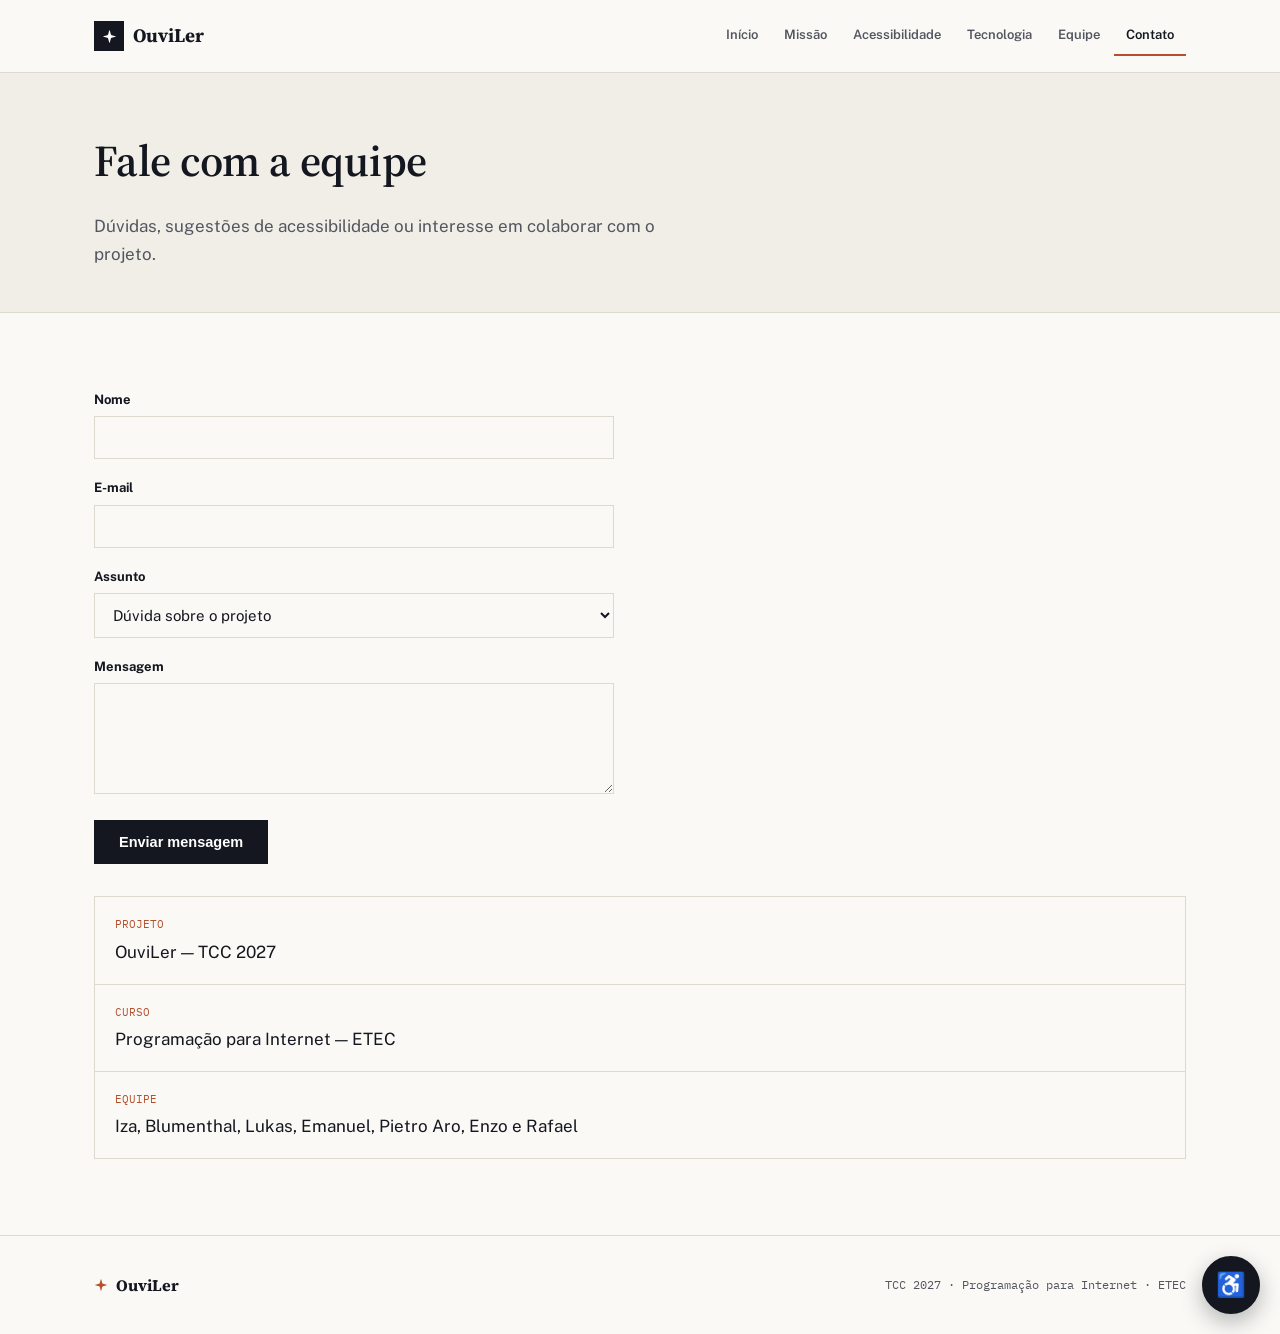
<file: contato.html>
<!DOCTYPE html>
<html lang="pt-BR">
<head>
<meta charset="UTF-8">
<meta name="viewport" content="width=device-width, initial-scale=1.0">
<title>Contato — OuviLer</title>
<meta name="description" content="Canal de contato da equipe do projeto OuviLer.">
<link rel="preconnect" href="https://fonts.googleapis.com">
<link href="https://fonts.googleapis.com/css2?family=Source+Serif+4:opsz,wght@8..60,500;8..60,600;8..60,700&family=Public+Sans:wght@400;500;600;700&family=IBM+Plex+Mono:wght@500&family=Atkinson+Hyperlegible:wght@400;700&display=swap" rel="stylesheet">
<link rel="stylesheet" href="style.css">
</head>
<body>
<svg width="0" height="0" style="position:absolute" aria-hidden="true">
  <defs>
    <symbol id="spark-icon" viewBox="0 0 24 24">
      <path d="M9.937 15.5A2 2 0 0 0 8.5 14.063l-6.135-1.582a.5.5 0 0 1 0-.962L8.5 9.936A2 2 0 0 0 9.937 8.5l1.582-6.135a.5.5 0 0 1 .963 0L14.063 8.5A2 2 0 0 0 15.5 9.937l6.135 1.581a.5.5 0 0 1 0 .964L15.5 14.063a2 2 0 0 0-1.437 1.437l-1.582 6.135a.5.5 0 0 1-.963 0z"/>
    </symbol>
  </defs>
</svg>
<a href="#main" class="skip-link">Pular para o conteúdo</a>
<div class="intro-loader" id="introLoader" aria-hidden="true">
  <span class="intro-mark"><svg class="spark" viewBox="0 0 24 24"><use href="#spark-icon" xlink:href="#spark-icon"></use></svg>OuviLer</span>
</div>
<div class="scroll-progress" id="scrollProgress"></div>
<header class="topbar">
  <div class="wrap bar">
    <a href="index.html" class="brand"><span class="mk"><svg class="spark" viewBox="0 0 24 24"><use href="#spark-icon" xlink:href="#spark-icon"></use></svg></span>OuviLer</a>
    <button class="navtoggle" id="navToggle" aria-label="Abrir menu" aria-expanded="false">
      <svg width="22" height="22" viewBox="0 0 24 24" fill="none">
        <path class="bar bar1" d="M3 7h18" stroke="#14171F" stroke-width="1.8" stroke-linecap="round"/>
        <path class="bar bar2" d="M3 12h18" stroke="#14171F" stroke-width="1.8" stroke-linecap="round"/>
        <path class="bar bar3" d="M3 17h18" stroke="#14171F" stroke-width="1.8" stroke-linecap="round"/>
      </svg>
    </button>
    <nav class="navlinks" id="navLinks">
      <a href="index.html">Início</a>
      <a href="missao.html">Missão</a>
      <a href="acessibilidade.html">Acessibilidade</a>
      <a href="tecnologia.html">Tecnologia</a>
      <a href="equipe.html">Equipe</a>
      <a href="contato.html" aria-current="page">Contato</a>
    </nav>
  </div>
</header>
<div class="cb-banner" id="cbBanner" role="status" aria-live="polite">🎨 <span id="cbBannerText">Modo de cor ativo</span></div>
<div class="epilepsy-banner" id="epilepsyBanner" role="status" aria-live="polite">⚠️ <span id="epilepsyBannerText">Modo epilepsia ativo</span></div>
<main id="main">
  <div class="page-head">
    <div class="wrap">
      <h1>Fale com a equipe</h1>
      <p>Dúvidas, sugestões de acessibilidade ou interesse em colaborar com o projeto.</p>
    </div>
  </div>
  <section data-narrate="Formulário de contato">
    <div class="wrap">
      <form class="form-grid" novalidate>
        <div>
          <label for="nome">Nome</label>
          <input type="text" id="nome" name="nome" autocomplete="name" required>
          <span class="field-msg"></span>
        </div>
        <div>
          <label for="email">E-mail</label>
          <input type="email" id="email" name="email" autocomplete="email" required>
          <span class="field-msg"></span>
        </div>
        <div>
          <label for="assunto">Assunto</label>
          <select id="assunto" name="assunto">
            <option>Dúvida sobre o projeto</option>
            <option>Sugestão de acessibilidade</option>
            <option>Interesse em colaborar</option>
            <option>Outro</option>
          </select>
        </div>
        <div>
          <label for="mensagem">Mensagem</label>
          <textarea id="mensagem" name="mensagem" rows="5" required></textarea>
          <span class="field-msg"></span>
        </div>
        <button type="submit" class="btn btn-primary" style="justify-self:start;">
          <span class="spinner" aria-hidden="true"></span>
          <span class="btn-label">Enviar mensagem</span>
        </button>
      </form>
      <div class="contact-info">
        <div><span class="k">Projeto</span>OuviLer — TCC 2027</div>
        <div><span class="k">Curso</span>Programação para Internet — ETEC</div>
        <div><span class="k">Equipe</span>Iza, Blumenthal, Lukas, Emanuel, Pietro Aro, Enzo e Rafael</div>
      </div>
    </div>
  </section>
</main>
<footer>
  <div class="wrap">
    <span class="fb"><svg class="spark" viewBox="0 0 24 24"><use href="#spark-icon" xlink:href="#spark-icon"></use></svg>OuviLer</span>
    <span class="fm">TCC 2027 · Programação para Internet · ETEC</span>
  </div>
</footer>
<!-- TOASTS -->
<div class="toast-wrap" id="toastWrap" role="status" aria-live="polite"></div>

<!-- VOLTAR AO TOPO -->
<button class="totop" id="toTop" aria-label="Voltar ao topo">↑</button>

<!-- BARRA DE ACESSIBILIDADE -->
<div class="a11y-bar">
  <button class="a11y-fab" id="a11yFab" aria-label="Abrir painel de acessibilidade" aria-expanded="false">♿</button>
  <div class="a11y-panel" id="a11yPanel" role="dialog" aria-label="Painel de acessibilidade">
    <button class="a11y-close" id="a11yClose" aria-label="Fechar painel">✕</button>
    <h2>Acessibilidade</h2>
    <p class="sub">Ajustes reais, aplicados agora nesta página.</p>

    <button class="a11y-listen" id="a11yListen">🔊 Ouvir esta página (IA de leitura)</button>

    <div class="a11y-group">
      <span class="lbl">Tamanho do texto</span>
      <div class="a11y-row">
        <button id="fontDec" aria-label="Diminuir fonte">A−</button>
        <button id="fontReset" aria-label="Fonte padrão">A</button>
        <button id="fontInc" aria-label="Aumentar fonte">A+</button>
      </div>
    </div>

    <div class="a11y-group">
      <span class="lbl">Contraste</span>
      <div class="a11y-row">
        <button data-toggle="high-contrast">Alto contraste</button>
      </div>
    </div>

    <div class="a11y-group">
      <span class="lbl">Epilepsia / fotossensibilidade</span>
      <div class="a11y-row">
        <button id="epilepsyToggle" class="epilepsy-btn">Modo seguro (muda tudo)</button>
      </div>
    </div>

    <div class="a11y-group">
      <span class="lbl">Paletas para os 7 tipos de daltonismo</span>
      <div class="a11y-row" id="cbRow">
        <button data-cb="none" class="active">Padrão</button>
        <button data-cb="cb-protanopia">Protanopia</button>
        <button data-cb="cb-protanomalia">Protanomalia</button>
        <button data-cb="cb-deuteranopia">Deuteranopia</button>
        <button data-cb="cb-deuteranomalia">Deuteranomalia</button>
        <button data-cb="cb-tritanopia">Tritanopia</button>
        <button data-cb="cb-tritanomalia">Tritanomalia</button>
        <button data-cb="cb-acromatopsia">Acromatopsia</button>
      </div>
    </div>

    <div class="a11y-group">
      <span class="lbl">Navegação e foco</span>
      <div class="a11y-row">
        <button data-toggle="link-highlight">Destacar links</button>
        <button data-toggle="big-click">Cliques maiores</button>
      </div>
    </div>

    <div class="a11y-group">
      <span class="lbl">Leitura</span>
      <div class="a11y-row">
        <button data-toggle="dyslexia-mode">Fonte p/ dislexia</button>
        <button data-toggle="reduce-motion">Reduzir movimento</button>
      </div>
    </div>

    <button class="a11y-reset" id="a11yReset">Restaurar tudo</button>
  </div>
</div>

<!-- BARRA DO NARRADOR -->
<div class="narrator-bar" id="narratorBar">
  <div class="nb-progress" id="nbProgress"></div>
  <button id="nbPlayPause" aria-label="Pausar leitura">⏸</button>
  <div class="nb-info">
    <div class="nb-label">Ouvindo esta página</div>
    <div class="nb-text" id="nbText">Início</div>
  </div>
  <button id="nbStop" aria-label="Parar leitura">✕</button>
</div>
<script src="script.js"></script>
</body>
</html>
</file>
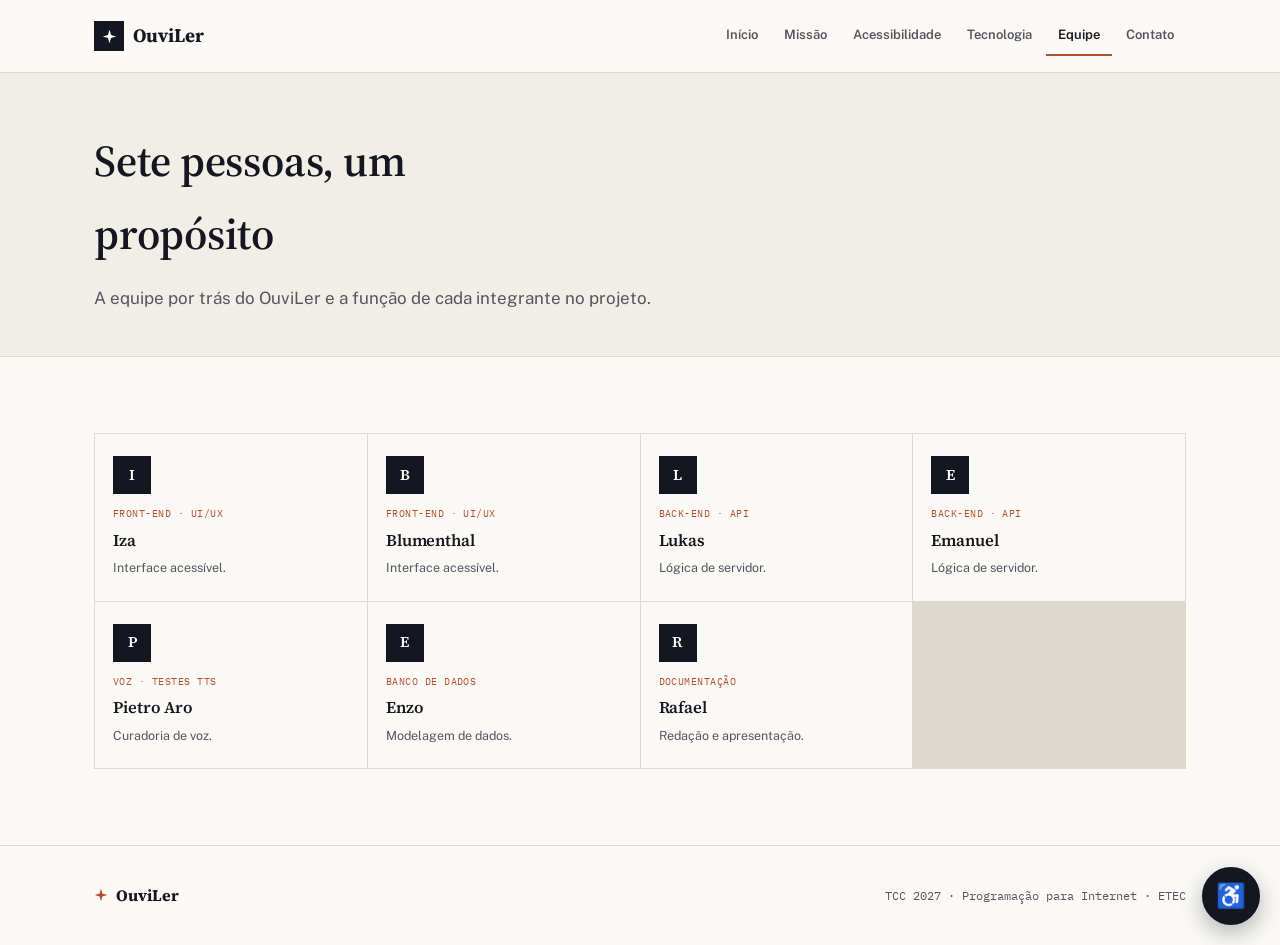
<file: equipe.html>
<!DOCTYPE html>
<html lang="pt-BR">
<head>
<meta charset="UTF-8">
<meta name="viewport" content="width=device-width, initial-scale=1.0">
<title>Equipe — OuviLer</title>
<meta name="description" content="A equipe por trás do projeto OuviLer.">
<link rel="preconnect" href="https://fonts.googleapis.com">
<link href="https://fonts.googleapis.com/css2?family=Source+Serif+4:opsz,wght@8..60,500;8..60,600;8..60,700&family=Public+Sans:wght@400;500;600;700&family=IBM+Plex+Mono:wght@500&family=Atkinson+Hyperlegible:wght@400;700&display=swap" rel="stylesheet">
<link rel="stylesheet" href="style.css">
</head>
<body>
<svg width="0" height="0" style="position:absolute" aria-hidden="true">
  <defs>
    <symbol id="spark-icon" viewBox="0 0 24 24">
      <path d="M9.937 15.5A2 2 0 0 0 8.5 14.063l-6.135-1.582a.5.5 0 0 1 0-.962L8.5 9.936A2 2 0 0 0 9.937 8.5l1.582-6.135a.5.5 0 0 1 .963 0L14.063 8.5A2 2 0 0 0 15.5 9.937l6.135 1.581a.5.5 0 0 1 0 .964L15.5 14.063a2 2 0 0 0-1.437 1.437l-1.582 6.135a.5.5 0 0 1-.963 0z"/>
    </symbol>
  </defs>
</svg>
<a href="#main" class="skip-link">Pular para o conteúdo</a>
<div class="intro-loader" id="introLoader" aria-hidden="true">
  <span class="intro-mark"><svg class="spark" viewBox="0 0 24 24"><use href="#spark-icon" xlink:href="#spark-icon"></use></svg>OuviLer</span>
</div>
<div class="scroll-progress" id="scrollProgress"></div>
<header class="topbar">
  <div class="wrap bar">
    <a href="index.html" class="brand"><span class="mk"><svg class="spark" viewBox="0 0 24 24"><use href="#spark-icon" xlink:href="#spark-icon"></use></svg></span>OuviLer</a>
    <button class="navtoggle" id="navToggle" aria-label="Abrir menu" aria-expanded="false">
      <svg width="22" height="22" viewBox="0 0 24 24" fill="none">
        <path class="bar bar1" d="M3 7h18" stroke="#14171F" stroke-width="1.8" stroke-linecap="round"/>
        <path class="bar bar2" d="M3 12h18" stroke="#14171F" stroke-width="1.8" stroke-linecap="round"/>
        <path class="bar bar3" d="M3 17h18" stroke="#14171F" stroke-width="1.8" stroke-linecap="round"/>
      </svg>
    </button>
    <nav class="navlinks" id="navLinks">
      <a href="index.html">Início</a>
      <a href="missao.html">Missão</a>
      <a href="acessibilidade.html">Acessibilidade</a>
      <a href="tecnologia.html">Tecnologia</a>
      <a href="equipe.html" aria-current="page">Equipe</a>
      <a href="contato.html">Contato</a>
    </nav>
  </div>
</header>
<div class="cb-banner" id="cbBanner" role="status" aria-live="polite">🎨 <span id="cbBannerText">Modo de cor ativo</span></div>
<div class="epilepsy-banner" id="epilepsyBanner" role="status" aria-live="polite">⚠️ <span id="epilepsyBannerText">Modo epilepsia ativo</span></div>
<main id="main">
  <div class="page-head">
    <div class="wrap">
      <h1>Sete pessoas, um propósito</h1>
      <p>A equipe por trás do OuviLer e a função de cada integrante no projeto.</p>
    </div>
  </div>
  <section data-narrate="Equipe e créditos">
    <div class="wrap">
      <div class="team-grid">
        <div class="team-card"><div class="av">I</div><span class="role">Front-end · UI/UX</span><h3>Iza</h3><p>Interface acessível.</p></div>
        <div class="team-card"><div class="av">B</div><span class="role">Front-end · UI/UX</span><h3>Blumenthal</h3><p>Interface acessível.</p></div>
        <div class="team-card"><div class="av">L</div><span class="role">Back-end · API</span><h3>Lukas</h3><p>Lógica de servidor.</p></div>
        <div class="team-card"><div class="av">E</div><span class="role">Back-end · API</span><h3>Emanuel</h3><p>Lógica de servidor.</p></div>
        <div class="team-card"><div class="av">P</div><span class="role">Voz · Testes TTS</span><h3>Pietro Aro</h3><p>Curadoria de voz.</p></div>
        <div class="team-card"><div class="av">E</div><span class="role">Banco de dados</span><h3>Enzo</h3><p>Modelagem de dados.</p></div>
        <div class="team-card"><div class="av">R</div><span class="role">Documentação</span><h3>Rafael</h3><p>Redação e apresentação.</p></div>
      </div>
    </div>
  </section>
</main>
<footer>
  <div class="wrap">
    <span class="fb"><svg class="spark" viewBox="0 0 24 24"><use href="#spark-icon" xlink:href="#spark-icon"></use></svg>OuviLer</span>
    <span class="fm">TCC 2027 · Programação para Internet · ETEC</span>
  </div>
</footer>
<!-- TOASTS -->
<div class="toast-wrap" id="toastWrap" role="status" aria-live="polite"></div>

<!-- VOLTAR AO TOPO -->
<button class="totop" id="toTop" aria-label="Voltar ao topo">↑</button>

<!-- BARRA DE ACESSIBILIDADE -->
<div class="a11y-bar">
  <button class="a11y-fab" id="a11yFab" aria-label="Abrir painel de acessibilidade" aria-expanded="false">♿</button>
  <div class="a11y-panel" id="a11yPanel" role="dialog" aria-label="Painel de acessibilidade">
    <button class="a11y-close" id="a11yClose" aria-label="Fechar painel">✕</button>
    <h2>Acessibilidade</h2>
    <p class="sub">Ajustes reais, aplicados agora nesta página.</p>

    <button class="a11y-listen" id="a11yListen">🔊 Ouvir esta página (IA de leitura)</button>

    <div class="a11y-group">
      <span class="lbl">Tamanho do texto</span>
      <div class="a11y-row">
        <button id="fontDec" aria-label="Diminuir fonte">A−</button>
        <button id="fontReset" aria-label="Fonte padrão">A</button>
        <button id="fontInc" aria-label="Aumentar fonte">A+</button>
      </div>
    </div>

    <div class="a11y-group">
      <span class="lbl">Contraste</span>
      <div class="a11y-row">
        <button data-toggle="high-contrast">Alto contraste</button>
      </div>
    </div>

    <div class="a11y-group">
      <span class="lbl">Epilepsia / fotossensibilidade</span>
      <div class="a11y-row">
        <button id="epilepsyToggle" class="epilepsy-btn">Modo seguro (muda tudo)</button>
      </div>
    </div>

    <div class="a11y-group">
      <span class="lbl">Paletas para os 7 tipos de daltonismo</span>
      <div class="a11y-row" id="cbRow">
        <button data-cb="none" class="active">Padrão</button>
        <button data-cb="cb-protanopia">Protanopia</button>
        <button data-cb="cb-protanomalia">Protanomalia</button>
        <button data-cb="cb-deuteranopia">Deuteranopia</button>
        <button data-cb="cb-deuteranomalia">Deuteranomalia</button>
        <button data-cb="cb-tritanopia">Tritanopia</button>
        <button data-cb="cb-tritanomalia">Tritanomalia</button>
        <button data-cb="cb-acromatopsia">Acromatopsia</button>
      </div>
    </div>

    <div class="a11y-group">
      <span class="lbl">Navegação e foco</span>
      <div class="a11y-row">
        <button data-toggle="link-highlight">Destacar links</button>
        <button data-toggle="big-click">Cliques maiores</button>
      </div>
    </div>

    <div class="a11y-group">
      <span class="lbl">Leitura</span>
      <div class="a11y-row">
        <button data-toggle="dyslexia-mode">Fonte p/ dislexia</button>
        <button data-toggle="reduce-motion">Reduzir movimento</button>
      </div>
    </div>

    <button class="a11y-reset" id="a11yReset">Restaurar tudo</button>
  </div>
</div>

<!-- BARRA DO NARRADOR -->
<div class="narrator-bar" id="narratorBar">
  <div class="nb-progress" id="nbProgress"></div>
  <button id="nbPlayPause" aria-label="Pausar leitura">⏸</button>
  <div class="nb-info">
    <div class="nb-label">Ouvindo esta página</div>
    <div class="nb-text" id="nbText">Início</div>
  </div>
  <button id="nbStop" aria-label="Parar leitura">✕</button>
</div>
<script src="script.js"></script>
</body>
</html>
</file>
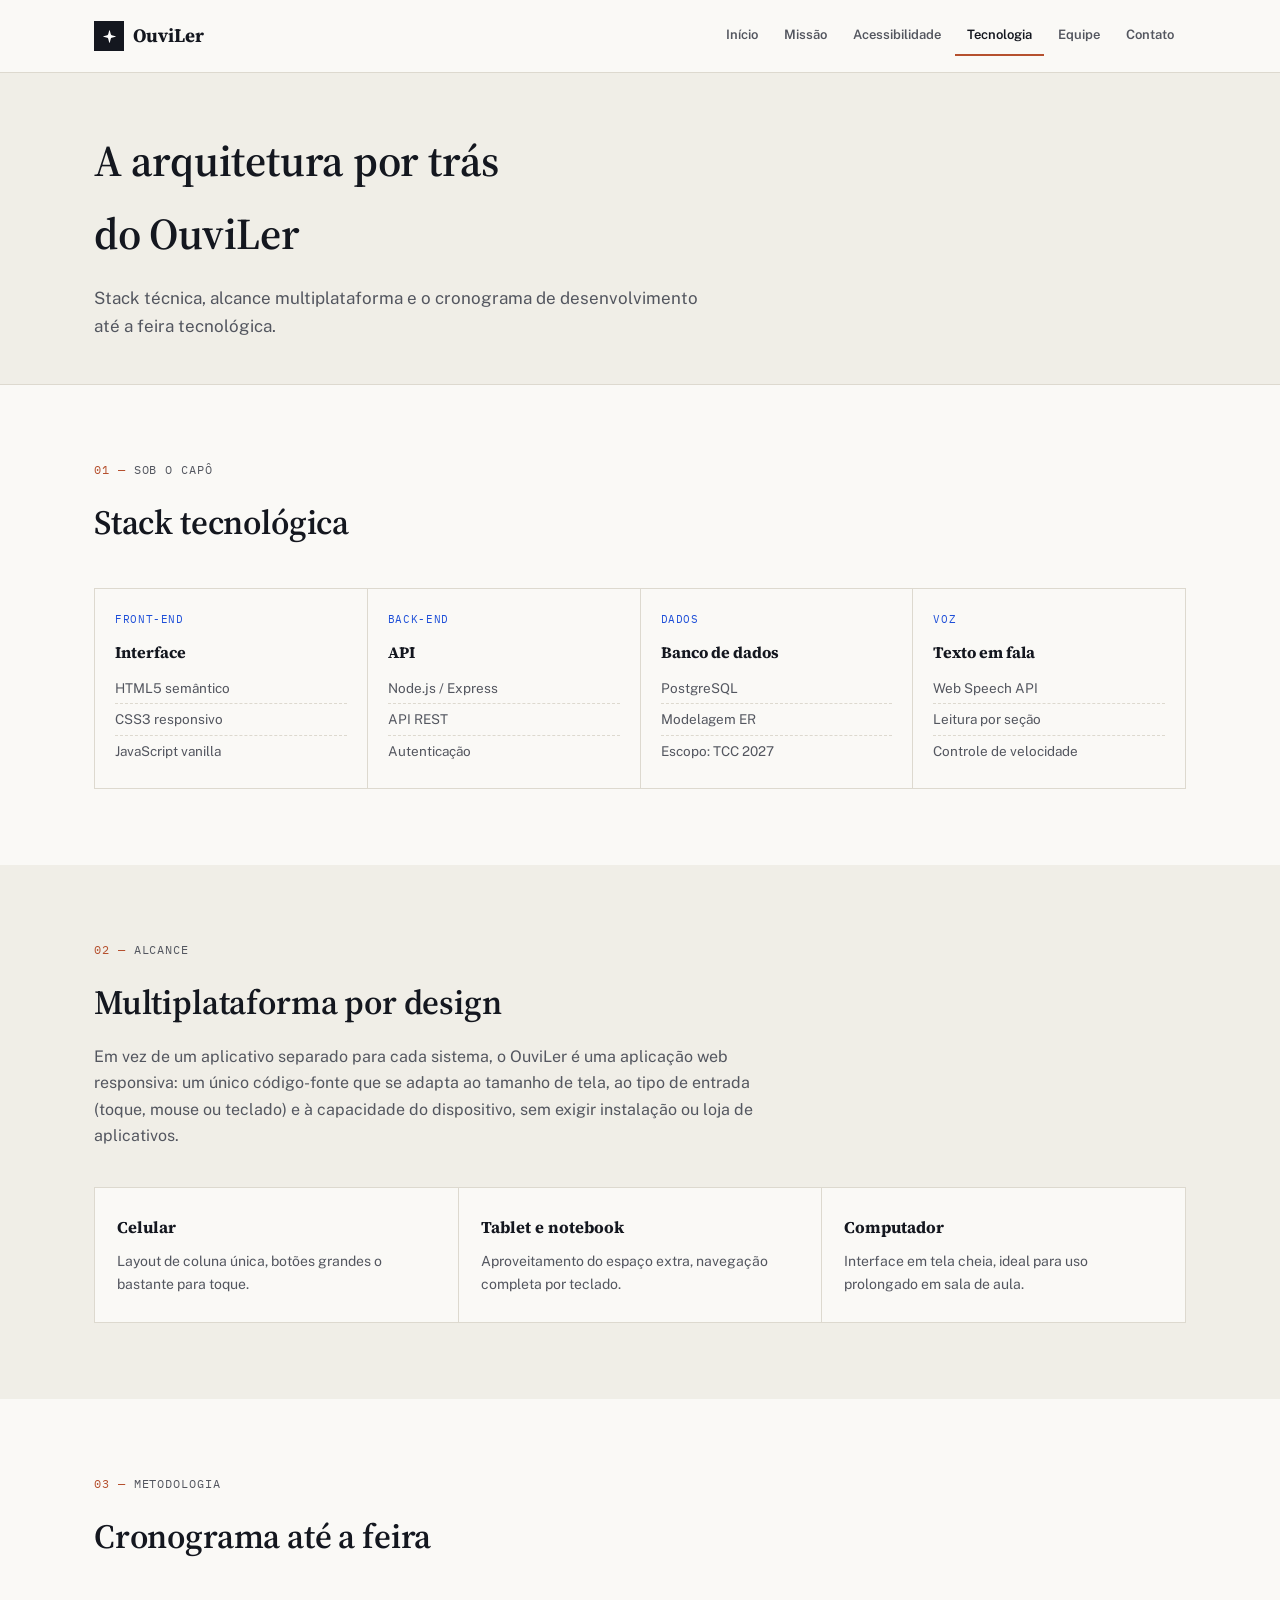
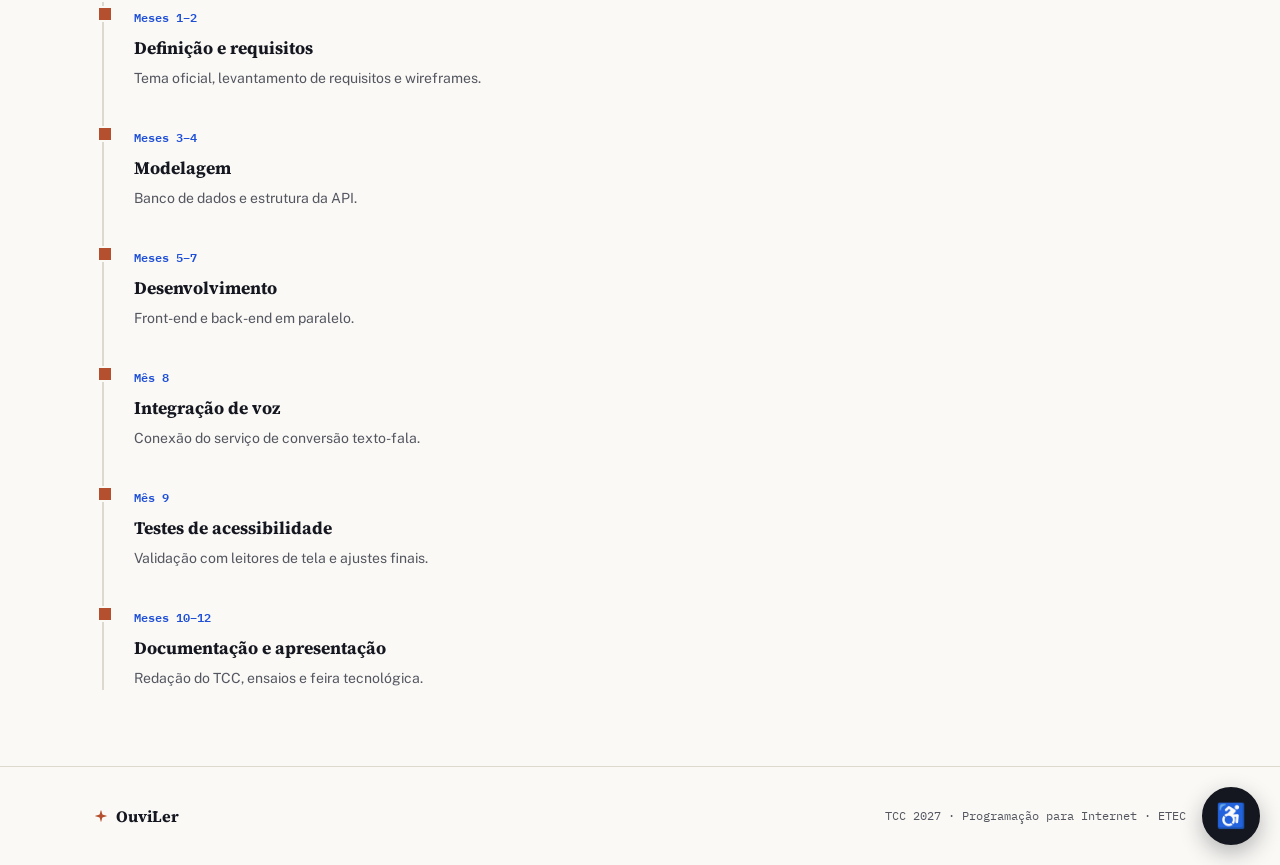
<file: tecnologia.html>
<!DOCTYPE html>
<html lang="pt-BR">
<head>
<meta charset="UTF-8">
<meta name="viewport" content="width=device-width, initial-scale=1.0">
<title>Tecnologia — OuviLer</title>
<meta name="description" content="A arquitetura técnica do projeto OuviLer.">
<link rel="preconnect" href="https://fonts.googleapis.com">
<link href="https://fonts.googleapis.com/css2?family=Source+Serif+4:opsz,wght@8..60,500;8..60,600;8..60,700&family=Public+Sans:wght@400;500;600;700&family=IBM+Plex+Mono:wght@500&family=Atkinson+Hyperlegible:wght@400;700&display=swap" rel="stylesheet">
<link rel="stylesheet" href="style.css">
</head>
<body>
<svg width="0" height="0" style="position:absolute" aria-hidden="true">
  <defs>
    <symbol id="spark-icon" viewBox="0 0 24 24">
      <path d="M9.937 15.5A2 2 0 0 0 8.5 14.063l-6.135-1.582a.5.5 0 0 1 0-.962L8.5 9.936A2 2 0 0 0 9.937 8.5l1.582-6.135a.5.5 0 0 1 .963 0L14.063 8.5A2 2 0 0 0 15.5 9.937l6.135 1.581a.5.5 0 0 1 0 .964L15.5 14.063a2 2 0 0 0-1.437 1.437l-1.582 6.135a.5.5 0 0 1-.963 0z"/>
    </symbol>
  </defs>
</svg>
<a href="#main" class="skip-link">Pular para o conteúdo</a>
<div class="intro-loader" id="introLoader" aria-hidden="true">
  <span class="intro-mark"><svg class="spark" viewBox="0 0 24 24"><use href="#spark-icon" xlink:href="#spark-icon"></use></svg>OuviLer</span>
</div>
<div class="scroll-progress" id="scrollProgress"></div>
<header class="topbar">
  <div class="wrap bar">
    <a href="index.html" class="brand"><span class="mk"><svg class="spark" viewBox="0 0 24 24"><use href="#spark-icon" xlink:href="#spark-icon"></use></svg></span>OuviLer</a>
    <button class="navtoggle" id="navToggle" aria-label="Abrir menu" aria-expanded="false">
      <svg width="22" height="22" viewBox="0 0 24 24" fill="none">
        <path class="bar bar1" d="M3 7h18" stroke="#14171F" stroke-width="1.8" stroke-linecap="round"/>
        <path class="bar bar2" d="M3 12h18" stroke="#14171F" stroke-width="1.8" stroke-linecap="round"/>
        <path class="bar bar3" d="M3 17h18" stroke="#14171F" stroke-width="1.8" stroke-linecap="round"/>
      </svg>
    </button>
    <nav class="navlinks" id="navLinks">
      <a href="index.html">Início</a>
      <a href="missao.html">Missão</a>
      <a href="acessibilidade.html">Acessibilidade</a>
      <a href="tecnologia.html" aria-current="page">Tecnologia</a>
      <a href="equipe.html">Equipe</a>
      <a href="contato.html">Contato</a>
    </nav>
  </div>
</header>
<div class="cb-banner" id="cbBanner" role="status" aria-live="polite">🎨 <span id="cbBannerText">Modo de cor ativo</span></div>
<div class="epilepsy-banner" id="epilepsyBanner" role="status" aria-live="polite">⚠️ <span id="epilepsyBannerText">Modo epilepsia ativo</span></div>
<main id="main">
  <div class="page-head">
    <div class="wrap">
      <h1>A arquitetura por trás do OuviLer</h1>
      <p>Stack técnica, alcance multiplataforma e o cronograma de desenvolvimento até a feira tecnológica.</p>
    </div>
  </div>

  <section data-narrate="Stack tecnológica">
    <div class="wrap">
      <div class="section-head">
        <span class="eyebrow">Sob o capô</span>
        <h2>Stack tecnológica</h2>
      </div>
      <div class="stack-grid">
        <div class="stack-card"><span class="tag2">Front-end</span><h4>Interface</h4><ul><li>HTML5 semântico</li><li>CSS3 responsivo</li><li>JavaScript vanilla</li></ul></div>
        <div class="stack-card"><span class="tag2">Back-end</span><h4>API</h4><ul><li>Node.js / Express</li><li>API REST</li><li>Autenticação</li></ul></div>
        <div class="stack-card"><span class="tag2">Dados</span><h4>Banco de dados</h4><ul><li>PostgreSQL</li><li>Modelagem ER</li><li>Escopo: TCC 2027</li></ul></div>
        <div class="stack-card"><span class="tag2">Voz</span><h4>Texto em fala</h4><ul><li>Web Speech API</li><li>Leitura por seção</li><li>Controle de velocidade</li></ul></div>
      </div>
    </div>
  </section>

  <section style="background:var(--surface);" data-narrate="Multiplataforma por design">
    <div class="wrap">
      <div class="section-head">
        <span class="eyebrow">Alcance</span>
        <h2>Multiplataforma por design</h2>
        <p>Em vez de um aplicativo separado para cada sistema, o OuviLer é uma aplicação web responsiva: um único código-fonte que se adapta ao tamanho de tela, ao tipo de entrada (toque, mouse ou teclado) e à capacidade do dispositivo, sem exigir instalação ou loja de aplicativos.</p>
      </div>
      <div class="stat-row">
        <div class="stat-box"><h4>Celular</h4><p>Layout de coluna única, botões grandes o bastante para toque.</p></div>
        <div class="stat-box"><h4>Tablet e notebook</h4><p>Aproveitamento do espaço extra, navegação completa por teclado.</p></div>
        <div class="stat-box"><h4>Computador</h4><p>Interface em tela cheia, ideal para uso prolongado em sala de aula.</p></div>
      </div>
    </div>
  </section>

  <section data-narrate="Cronograma de desenvolvimento">
    <div class="wrap">
      <div class="section-head">
        <span class="eyebrow">Metodologia</span>
        <h2>Cronograma até a feira</h2>
      </div>
      <div class="timeline">
        <div class="tl-item"><span class="when">Meses 1–2</span><h4>Definição e requisitos</h4><p>Tema oficial, levantamento de requisitos e wireframes.</p></div>
        <div class="tl-item"><span class="when">Meses 3–4</span><h4>Modelagem</h4><p>Banco de dados e estrutura da API.</p></div>
        <div class="tl-item"><span class="when">Meses 5–7</span><h4>Desenvolvimento</h4><p>Front-end e back-end em paralelo.</p></div>
        <div class="tl-item"><span class="when">Mês 8</span><h4>Integração de voz</h4><p>Conexão do serviço de conversão texto-fala.</p></div>
        <div class="tl-item"><span class="when">Mês 9</span><h4>Testes de acessibilidade</h4><p>Validação com leitores de tela e ajustes finais.</p></div>
        <div class="tl-item"><span class="when">Meses 10–12</span><h4>Documentação e apresentação</h4><p>Redação do TCC, ensaios e feira tecnológica.</p></div>
      </div>
    </div>
  </section>
</main>
<footer>
  <div class="wrap">
    <span class="fb"><svg class="spark" viewBox="0 0 24 24"><use href="#spark-icon" xlink:href="#spark-icon"></use></svg>OuviLer</span>
    <span class="fm">TCC 2027 · Programação para Internet · ETEC</span>
  </div>
</footer>
<!-- TOASTS -->
<div class="toast-wrap" id="toastWrap" role="status" aria-live="polite"></div>

<!-- VOLTAR AO TOPO -->
<button class="totop" id="toTop" aria-label="Voltar ao topo">↑</button>

<!-- BARRA DE ACESSIBILIDADE -->
<div class="a11y-bar">
  <button class="a11y-fab" id="a11yFab" aria-label="Abrir painel de acessibilidade" aria-expanded="false">♿</button>
  <div class="a11y-panel" id="a11yPanel" role="dialog" aria-label="Painel de acessibilidade">
    <button class="a11y-close" id="a11yClose" aria-label="Fechar painel">✕</button>
    <h2>Acessibilidade</h2>
    <p class="sub">Ajustes reais, aplicados agora nesta página.</p>

    <button class="a11y-listen" id="a11yListen">🔊 Ouvir esta página (IA de leitura)</button>

    <div class="a11y-group">
      <span class="lbl">Tamanho do texto</span>
      <div class="a11y-row">
        <button id="fontDec" aria-label="Diminuir fonte">A−</button>
        <button id="fontReset" aria-label="Fonte padrão">A</button>
        <button id="fontInc" aria-label="Aumentar fonte">A+</button>
      </div>
    </div>

    <div class="a11y-group">
      <span class="lbl">Contraste</span>
      <div class="a11y-row">
        <button data-toggle="high-contrast">Alto contraste</button>
      </div>
    </div>

    <div class="a11y-group">
      <span class="lbl">Epilepsia / fotossensibilidade</span>
      <div class="a11y-row">
        <button id="epilepsyToggle" class="epilepsy-btn">Modo seguro (muda tudo)</button>
      </div>
    </div>

    <div class="a11y-group">
      <span class="lbl">Paletas para os 7 tipos de daltonismo</span>
      <div class="a11y-row" id="cbRow">
        <button data-cb="none" class="active">Padrão</button>
        <button data-cb="cb-protanopia">Protanopia</button>
        <button data-cb="cb-protanomalia">Protanomalia</button>
        <button data-cb="cb-deuteranopia">Deuteranopia</button>
        <button data-cb="cb-deuteranomalia">Deuteranomalia</button>
        <button data-cb="cb-tritanopia">Tritanopia</button>
        <button data-cb="cb-tritanomalia">Tritanomalia</button>
        <button data-cb="cb-acromatopsia">Acromatopsia</button>
      </div>
    </div>

    <div class="a11y-group">
      <span class="lbl">Navegação e foco</span>
      <div class="a11y-row">
        <button data-toggle="link-highlight">Destacar links</button>
        <button data-toggle="big-click">Cliques maiores</button>
      </div>
    </div>

    <div class="a11y-group">
      <span class="lbl">Leitura</span>
      <div class="a11y-row">
        <button data-toggle="dyslexia-mode">Fonte p/ dislexia</button>
        <button data-toggle="reduce-motion">Reduzir movimento</button>
      </div>
    </div>

    <button class="a11y-reset" id="a11yReset">Restaurar tudo</button>
  </div>
</div>

<!-- BARRA DO NARRADOR -->
<div class="narrator-bar" id="narratorBar">
  <div class="nb-progress" id="nbProgress"></div>
  <button id="nbPlayPause" aria-label="Pausar leitura">⏸</button>
  <div class="nb-info">
    <div class="nb-label">Ouvindo esta página</div>
    <div class="nb-text" id="nbText">Início</div>
  </div>
  <button id="nbStop" aria-label="Parar leitura">✕</button>
</div>
<script src="script.js"></script>
</body>
</html>
</file>
<file: style.css>
/* ==========================================================================
   OuviLer — style.css
   TCC 2027 · Programação para Internet · ETEC
   ========================================================================== */
:root{
  --ink:#14171F; --ink-soft:#53565F; --paper:#FAF9F6; --surface:#F0EEE7;
  --accent:#1E4FD8; --accent-warm:#B5502E; --line:#DDD9CF; --font-scale:1;
  /* ===== Sistema de Motion Design — tokens ===== */
  --dur-fast:150ms; --dur-med:280ms; --dur-slow:520ms; --dur-page:380ms;
  --ease-out:cubic-bezier(.16,1,.3,1); --ease-in-out:cubic-bezier(.65,0,.35,1); --ease-spring:cubic-bezier(.34,1.56,.64,1);
  --move-sm:6px; --move-md:16px; --move-lg:28px;
}
*{box-sizing:border-box; margin:0; padding:0;}
html{scroll-behavior:smooth; font-size:calc(16px * var(--font-scale)); overflow-x:hidden;}
body{overflow-x:hidden; overflow-wrap:break-word; word-break:normal;}
@media (prefers-reduced-motion: reduce){ html{scroll-behavior:auto;} *{animation:none !important; transition:none !important;} }
body{font-family:'Public Sans', -apple-system, "Segoe UI", sans-serif; background:var(--paper); color:var(--ink); line-height:1.65; font-size:1.0625rem; -webkit-font-smoothing:antialiased; counter-reset:sect;}
h1,h2,h3{font-family:'Source Serif 4', Georgia, serif; color:var(--ink); font-weight:600; letter-spacing:-0.005em; hyphens:auto;}
a{color:inherit;} img{max-width:100%; display:block;}
.wrap{max-width:1140px; margin:0 auto; padding:0 24px;}
::selection{background:var(--accent); color:#fff;}
strong{font-weight:700;}

/* ===== SPARKLE (elemento de marca) ===== */
.spark{width:1em; height:1em; display:inline-block; fill:currentColor; flex-shrink:0;}
.spark-bg{position:absolute; opacity:0.05; color:var(--ink); pointer-events:none; z-index:0;}
.divider-spark{display:flex; justify-content:center; align-items:center; padding:8px 0 0; color:var(--line);}
.divider-spark .spark{width:20px; height:20px;}
.tag-label .spark{width:12px; height:12px; margin-right:6px; color:var(--accent-warm); vertical-align:-1px;}

/* ===== MODOS DE ACESSIBILIDADE ===== */
html.reduce-motion *{animation:none !important; transition:none !important;}
html.dyslexia-mode body{font-family:'Atkinson Hyperlegible', 'Public Sans', sans-serif; letter-spacing:0.02em; word-spacing:0.08em; line-height:1.9;}
html.high-contrast{--ink:#000000; --ink-soft:#000000; --paper:#FFFFFF; --surface:#FFFFFF; --line:#000000;}
html.high-contrast .card, html.high-contrast .cat-card, html.high-contrast .team-card{border:2px solid #000 !important;}
html.high-contrast a{text-decoration:underline;}
html.high-contrast img{filter:none !important;}

/* Paletas para os 7 tipos de daltonismo — trocam as cores de acento do site inteiro */
html.cb-protanopia, html.cb-protanomalia{--accent:#0072B2; --accent-warm:#E1A100; --line:#B8B8B8;}
html.cb-deuteranopia, html.cb-deuteranomalia{--accent:#0072B2; --accent-warm:#CC79A7; --line:#B8B8B8;}
html.cb-tritanopia, html.cb-tritanomalia{--accent:#E6194B; --accent-warm:#009E73; --line:#B8B8B8;}
html.cb-acromatopsia{filter:grayscale(100%) contrast(1.15);}
html.cb-active .cb-banner{display:flex;}
.cb-banner{display:none; position:sticky; top:0; z-index:95; background:var(--ink); color:#fff; font-family:'IBM Plex Mono',monospace; font-size:12px; line-height:1.4; padding:10px 20px; align-items:center; justify-content:center; gap:8px; text-align:center;}

/* Modo epilepsia / fotossensibilidade — muda TUDO: imagens, cores, movimento */
html.epilepsy-safe,
html.epilepsy-safe *,
html.epilepsy-safe *::before,
html.epilepsy-safe *::after{
  animation: none !important;
  transition: none !important;
  scroll-behavior: auto !important;
}
html.epilepsy-safe{
  --accent:#4A4A4A; --accent-warm:#4A4A4A;
  scroll-behavior:auto !important;
}
html.epilepsy-safe img,
html.epilepsy-safe .frame img{
  filter: grayscale(100%) brightness(0.94) contrast(0.85) !important;
}
html.epilepsy-safe .hero-imgwrap .tint{ opacity:0.94 !important; }
html.epilepsy-safe .spark-bg,
html.epilepsy-safe .divider-spark{ opacity:0 !important; visibility:hidden !important; }
html.epilepsy-safe .quote-block{ border-left-color:#4A4A4A !important; }
html.epilepsy-safe.cb-active .cb-banner{ display:none !important; } /* evita duas mudanças de cor competindo */
html.epilepsy-active .epilepsy-banner{display:flex;}
.epilepsy-banner{display:none; position:sticky; top:0; z-index:96; background:#2A2A2A; color:#fff; font-family:'IBM Plex Mono',monospace; font-size:12px; line-height:1.4; padding:10px 20px; align-items:center; justify-content:center; gap:8px; text-align:center;}

html.link-highlight #main a{text-decoration:underline; text-decoration-thickness:2px; text-underline-offset:3px; background:rgba(30,79,216,0.12); padding:0 2px;}
html.big-click .btn, html.big-click .navlinks a{padding-top:16px !important; padding-bottom:16px !important; min-height:44px;}
.reading-now{outline:2px solid var(--accent); outline-offset:8px; border-radius:2px;}

/* ===== BARRA DE ACESSIBILIDADE (flutuante) ===== */
.a11y-bar{position:fixed; bottom:20px; right:20px; z-index:999; font-family:'Public Sans',sans-serif;}
.a11y-fab{width:58px; height:58px; border-radius:50%; background:var(--ink); color:#fff; border:2px solid var(--ink); cursor:pointer; box-shadow:0 8px 22px rgba(20,23,31,.3); display:flex; align-items:center; justify-content:center; font-size:24px;}
.a11y-panel{position:absolute; bottom:70px; right:0; width:320px; max-width:88vw; max-height:75vh; overflow-y:auto; background:#fff; border:1px solid var(--line); box-shadow:0 20px 50px rgba(20,23,31,.22); padding:20px; display:none;}
.a11y-panel.open{display:block;}
.a11y-panel h2{font-size:16px; margin-bottom:4px; font-family:'Source Serif 4',serif;}
.a11y-panel .sub{font-size:12px; color:var(--ink-soft); margin-bottom:16px;}
.a11y-group{margin-bottom:16px;}
.a11y-group .lbl{font-size:11.5px; font-weight:700; text-transform:uppercase; letter-spacing:.05em; color:var(--accent); margin-bottom:8px; display:block;}
.a11y-row{display:flex; gap:6px; flex-wrap:wrap;}
.a11y-row button{flex:1; min-width:70px; padding:9px 8px; border:1.5px solid var(--line); background:#fff; font-size:12.5px; font-weight:600; cursor:pointer; color:var(--ink); transition:background .15s, border-color .15s, color .15s;}
.a11y-row button:hover, .a11y-row button.active{border-color:var(--accent); background:var(--accent); color:#fff;}
html.reduce-motion .a11y-row button, html.epilepsy-safe .a11y-row button{transition:none;}
.a11y-row button.epilepsy-btn.active{background:#2A2A2A; border-color:#2A2A2A;}
.a11y-reset{width:100%; padding:10px; margin-top:6px; border:1px solid var(--line); background:#fff; font-size:13px; font-weight:600; cursor:pointer;}
.a11y-listen{width:100%; padding:12px; border:none; background:var(--ink); color:#fff; font-size:13.5px; font-weight:700; cursor:pointer; display:flex; align-items:center; justify-content:center; gap:8px; margin-bottom:16px;}
.a11y-close{position:absolute; top:14px; right:14px; background:none; border:none; font-size:18px; cursor:pointer; color:var(--ink-soft);}

.narrator-bar{position:fixed; left:20px; right:20px; bottom:20px; max-width:520px; margin:0 auto; background:var(--ink); color:#fff; padding:14px 18px; display:none; align-items:center; gap:14px; z-index:998; box-shadow:0 16px 40px rgba(20,23,31,.35); overflow:hidden;}
.narrator-bar.active{display:flex;}
.narrator-bar .nb-progress{position:absolute; left:0; top:0; height:3px; width:0%; background:var(--accent-warm); transition:width .25s linear;}
html.reduce-motion .narrator-bar .nb-progress, html.epilepsy-safe .narrator-bar .nb-progress{transition:none;}
.narrator-bar .nb-info{flex:1; min-width:0;}
.narrator-bar .nb-label{font-family:'IBM Plex Mono',monospace; font-size:10px; letter-spacing:.06em; text-transform:uppercase; color:#9CA6C9;}
.narrator-bar .nb-text{font-size:13.5px; font-weight:600; white-space:nowrap; overflow:hidden; text-overflow:ellipsis;}
.narrator-bar button{background:rgba(255,255,255,.12); border:none; color:#fff; width:36px; height:36px; flex-shrink:0; cursor:pointer; font-size:15px; transition:background .15s;}
.narrator-bar button:hover{background:rgba(255,255,255,.22);}

/* Evita a barra de acessibilidade colidir com a barra do narrador no mobile */
.a11y-bar{transition:bottom .2s;}
body:has(.narrator-bar.active) .a11y-bar, body.narrator-open .a11y-bar{bottom:92px;}
@media (max-width:560px){
  body:has(.narrator-bar.active) .a11y-bar, body.narrator-open .a11y-bar{bottom:104px;}
}

.skip-link{position:absolute; left:-999px; top:0; z-index:200; background:var(--ink); color:#fff; padding:14px 22px; font-weight:600;}
.skip-link:focus{left:0;}

/* ===== NAV ===== */
header.topbar{position:sticky; top:0; z-index:100; background:rgba(250,249,246,0.94); backdrop-filter:blur(8px); border-bottom:1px solid var(--line);}
header.topbar .bar{display:flex; align-items:center; justify-content:space-between; height:72px; gap:16px;}
.brand{display:flex; align-items:center; gap:9px; text-decoration:none; font-family:'Source Serif 4',serif; font-weight:700; font-size:19px; color:var(--ink); flex-shrink:0;}
.brand .mk{width:30px; height:30px; background:var(--ink); color:#fff; display:flex; align-items:center; justify-content:center; flex-shrink:0;}
.brand .mk .spark{width:15px; height:15px;}
.navlinks{display:flex; gap:2px; align-items:center; overflow-x:auto;}
.navlinks a{text-decoration:none; color:var(--ink-soft); font-size:13px; font-weight:600; padding:8px 12px; white-space:nowrap; border-bottom:2px solid transparent;}
.navlinks a:hover{color:var(--accent); border-bottom-color:var(--accent);}
.navlinks a[aria-current="page"]{color:var(--ink); border-bottom-color:var(--accent-warm);}
.navtoggle{display:none; background:none; border:none; cursor:pointer; flex-shrink:0;}
.navtoggle .bar{transition:transform .25s ease, opacity .2s ease; transform-origin:12px 12px;}
html.reduce-motion .navtoggle .bar, html.epilepsy-safe .navtoggle .bar{transition:none;}
.navtoggle[aria-expanded="true"] .bar1{transform:translateY(5px) rotate(45deg);}
.navtoggle[aria-expanded="true"] .bar2{opacity:0;}
.navtoggle[aria-expanded="true"] .bar3{transform:translateY(-5px) rotate(-45deg);}
@media (max-width:980px){
  .navlinks{position:fixed; inset:72px 0 auto 0; flex-direction:column; align-items:stretch; background:#fff; padding:10px 20px 20px; gap:0; border-bottom:1px solid var(--line); box-shadow:0 16px 30px rgba(20,15,10,.1); transform:translateY(-6px); opacity:0; pointer-events:none; transition:.2s; overflow-x:visible;}
  .navlinks.open{transform:translateY(0); opacity:1; pointer-events:auto;}
  .navlinks a{padding:14px 4px; font-size:15.5px; border-bottom:1px solid var(--line);}
  .navtoggle{display:block;}
}

/* ===== HERO ===== */
.hero{padding:56px 0 0; border-bottom:1px solid var(--line); position:relative; overflow:hidden;}
.hero .wrap{padding-bottom:0; position:relative; z-index:1;}
.tag-label{display:inline-flex; align-items:center; font-family:'IBM Plex Mono',monospace; font-size:11.5px; letter-spacing:.08em; text-transform:uppercase; color:var(--accent); border-bottom:2px solid var(--accent); padding-bottom:6px; margin-bottom:26px; max-width:100%;}
.hero h1{font-size:clamp(30px,5vw,52px); line-height:1.12; margin-bottom:20px; max-width:820px;}
.hero h1 .hl{color:var(--accent); font-style:italic;}
.hero .lede{font-size:18px; color:var(--ink-soft); max-width:62ch; margin-bottom:34px;}
.hero-imgwrap{position:relative; border-top:1px solid var(--line);}
.hero-imgwrap .frame{aspect-ratio:16/8; overflow:hidden; position:relative;}
.hero-imgwrap img{width:100%; height:100%; object-fit:cover; filter:grayscale(55%) contrast(1.08) saturate(1.05); display:block;}
.hero-imgwrap .tint{position:absolute; inset:0; background:linear-gradient(180deg, rgba(20,23,31,0) 40%, rgba(20,23,31,.86) 100%);}
.hero-imgwrap .cap{position:absolute; bottom:0; left:0; right:0; color:#fff; padding:22px 24px 18px; font-size:13.5px; max-width:60ch;}
@media (max-width:700px){ .hero-imgwrap .frame{aspect-ratio:4/5;} }

/* Cabeçalho simples para páginas internas (sem foto grande) */
.page-head{padding:52px 0 44px; border-bottom:1px solid var(--line); background:var(--surface);}
.page-head h1{font-size:clamp(28px,4.4vw,44px); max-width:20ch; margin-bottom:14px;}
.page-head p{color:var(--ink-soft); font-size:17px; max-width:62ch;}

/* ===== SECTIONS ===== */
section{padding:76px 0;}
.section-head{max-width:70ch; margin-bottom:38px;}
.section-head .eyebrow{counter-increment:sect;}
.section-head .eyebrow::before{content:"0" counter(sect) " — "; color:var(--accent-warm);}
.eyebrow{font-family:'IBM Plex Mono',monospace; font-size:11.5px; letter-spacing:.08em; text-transform:uppercase; color:var(--ink-soft); margin-bottom:14px; display:block;}
.section-head h2{font-size:clamp(24px,3.4vw,34px); max-width:24ch;}
.section-head p{color:var(--ink-soft); font-size:16px; margin-top:14px; max-width:66ch;}

.split{display:grid; grid-template-columns:1fr 1fr; gap:44px; align-items:center;}
@media (max-width:820px){ .split{grid-template-columns:1fr;} }
.split.rev .txt{order:1;} .split.rev .media{order:2;}
@media (max-width:820px){ .split.rev .txt, .split.rev .media{order:initial;} }
.split p{color:var(--ink-soft); font-size:16px; margin-bottom:14px;}
.media .frame{aspect-ratio:4/3; overflow:hidden; border:1px solid var(--line);}
.media .frame img{width:100%; height:100%; object-fit:cover; filter:grayscale(55%) contrast(1.08) saturate(1.05);}
.media figcaption{font-size:12.5px; color:var(--ink-soft); margin-top:10px; font-family:'IBM Plex Mono',monospace;}

.stat-row{display:grid; grid-template-columns:repeat(3,1fr); gap:1px; margin-top:24px; background:var(--line); border:1px solid var(--line);}
@media (max-width:700px){ .stat-row{grid-template-columns:1fr;} }
.stat-box{background:var(--paper); padding:26px 22px;}
.stat-box h4{font-family:'Source Serif 4',serif; font-size:16.5px; margin-bottom:8px;}
.stat-box p{font-size:14px; color:var(--ink-soft);}

.quote-block{border-left:3px solid var(--accent-warm); background:var(--surface); padding:40px 40px; margin:64px 0;}
@media (max-width:700px){ .quote-block{padding:28px 22px;} }
.quote-block p{font-family:'Source Serif 4',serif; font-size:clamp(19px,2.4vw,24px); font-weight:500; line-height:1.5; max-width:70ch; color:var(--ink);}
.quote-block span{display:block; margin-top:16px; font-family:'IBM Plex Mono',monospace; font-size:12px; color:var(--ink-soft);}

.cat-grid{display:grid; grid-template-columns:repeat(3,1fr); gap:1px; background:var(--line); border:1px solid var(--line);}
@media (max-width:920px){ .cat-grid{grid-template-columns:repeat(2,1fr);} }
@media (max-width:600px){ .cat-grid{grid-template-columns:1fr;} }
.cat-card{background:var(--paper); padding:24px 22px;}
.cat-card .icon{width:36px; height:36px; background:var(--ink); color:#fff; display:flex; align-items:center; justify-content:center; font-size:16px; margin-bottom:14px;}
.cat-card .icon .spark{width:16px; height:16px;}
.cat-card h3{font-size:16.5px; margin-bottom:8px;}
.cat-card .tags{display:flex; flex-wrap:wrap; gap:6px;}
.cat-card .tag{font-size:11px; color:var(--ink-soft); background:var(--surface); border:1px solid var(--line); padding:4px 8px; font-family:'IBM Plex Mono',monospace;}

.demo-box{border:1px solid var(--ink); padding:26px 24px; background:var(--surface); display:flex; gap:18px; align-items:flex-start; flex-wrap:wrap;}
.demo-box .di{width:40px; height:40px; background:var(--ink); flex-shrink:0; display:flex; align-items:center; justify-content:center; color:#fff; font-size:18px;}
.demo-box p{color:var(--ink-soft); font-size:14.5px; flex:1; min-width:200px;}
.demo-box strong{display:block; color:var(--ink); font-family:'Source Serif 4',serif; font-size:17px; margin-bottom:4px; font-weight:600;}

.compare-grid{display:grid; grid-template-columns:1fr 1fr; gap:1px; background:var(--line); border:1px solid var(--line); margin-top:16px;}
@media (max-width:700px){ .compare-grid{grid-template-columns:1fr;} }
.compare-col{background:var(--paper); padding:22px 22px;}
.compare-col.bad{border-top:3px solid #A63A2C;}
.compare-col.good{border-top:3px solid #1E7A4C;}
.compare-col .lbl2{font-family:'IBM Plex Mono',monospace; font-size:11px; text-transform:uppercase; letter-spacing:.05em; margin-bottom:10px; display:block;}
.compare-col.bad .lbl2{color:#A63A2C;} .compare-col.good .lbl2{color:#1E7A4C;}
.compare-col p{font-size:14.5px; color:var(--ink-soft);}

.team-grid{display:grid; grid-template-columns:repeat(4,1fr); gap:1px; background:var(--line); border:1px solid var(--line);}
@media (max-width:900px){ .team-grid{grid-template-columns:repeat(2,1fr);} }
@media (max-width:560px){ .team-grid{grid-template-columns:1fr;} }
.team-card{background:var(--paper); padding:22px 18px;}
.team-card .av{width:38px; height:38px; background:var(--ink); color:#fff; margin-bottom:12px; display:flex; align-items:center; justify-content:center; font-family:'Source Serif 4',serif; font-weight:600; font-size:15px;}
.team-card .role{font-family:'IBM Plex Mono',monospace; font-size:9.5px; letter-spacing:.05em; text-transform:uppercase; color:var(--accent-warm); margin-bottom:5px; display:block;}
.team-card h3{font-size:16.5px; margin-bottom:4px;}
.team-card p{font-size:12.5px; color:var(--ink-soft);}

/* Cards de navegação da home */
.nav-grid{display:grid; grid-template-columns:repeat(3,1fr); gap:1px; background:var(--line); border:1px solid var(--line);}
@media (max-width:820px){ .nav-grid{grid-template-columns:repeat(2,1fr);} }
@media (max-width:560px){ .nav-grid{grid-template-columns:1fr;} }
.nav-card{background:var(--paper); padding:28px 24px; text-decoration:none; display:block; transition:background .15s, transform .2s ease, box-shadow .2s ease;}
.nav-card:hover{background:var(--surface); transform:translateY(-3px); box-shadow:0 12px 24px rgba(20,23,31,.08); position:relative; z-index:1;}
html.reduce-motion .nav-card, html.epilepsy-safe .nav-card{transition:background .15s;}
html.reduce-motion .nav-card:hover, html.epilepsy-safe .nav-card:hover{transform:none; box-shadow:none;}
.nav-card .spark{width:20px; height:20px; color:var(--accent-warm); margin-bottom:16px;}
.nav-card h3{font-size:19px; margin-bottom:8px; color:var(--ink);}
.nav-card p{font-size:14px; color:var(--ink-soft);}
.nav-card .go{font-family:'IBM Plex Mono',monospace; font-size:11.5px; color:var(--accent); margin-top:14px; display:block;}

/* Timeline (tecnologia) */
.timeline{position:relative; margin-left:8px; padding-left:30px; border-left:2px solid var(--line);}
.tl-item{position:relative; padding-bottom:32px;}
.tl-item:last-child{padding-bottom:0;}
.tl-item::before{content:""; position:absolute; left:-37px; top:4px; width:12px; height:12px; background:var(--accent-warm); border:2px solid var(--paper);}
.tl-item .when{font-family:'IBM Plex Mono',monospace; font-size:11.5px; color:var(--accent); font-weight:600;}
.tl-item h4{font-family:'Source Serif 4',serif; font-size:17.5px; margin:4px 0 4px;}
.tl-item p{color:var(--ink-soft); font-size:14px;}

.stack-grid{display:grid; grid-template-columns:repeat(4,1fr); gap:1px; background:var(--line); border:1px solid var(--line);}
@media (max-width:900px){ .stack-grid{grid-template-columns:repeat(2,1fr);} }
@media (max-width:560px){ .stack-grid{grid-template-columns:1fr;} }
.stack-card{background:var(--paper); padding:22px 20px;}
.stack-card .tag2{font-family:'IBM Plex Mono',monospace; font-size:10.5px; text-transform:uppercase; letter-spacing:.06em; color:var(--accent); margin-bottom:10px; display:block;}
.stack-card h4{font-family:'Source Serif 4',serif; font-size:16px; margin-bottom:8px;}
.stack-card ul{list-style:none; font-size:13.5px; color:var(--ink-soft);}
.stack-card li{padding:4px 0; border-top:1px dashed var(--line);}
.stack-card li:first-child{border-top:none;}

/* Contato */
.form-grid{display:grid; gap:18px; max-width:520px;}
label{font-size:13px; font-weight:700; margin-bottom:6px; display:block;}
input, textarea, select{width:100%; padding:12px 14px; border:1.5px solid var(--line); background:var(--paper); font-family:'Public Sans',sans-serif; font-size:15px; color:var(--ink);}
input:focus, textarea:focus, select:focus{outline:none; border-color:var(--accent); box-shadow:0 0 0 3px rgba(30,79,216,.12);}
.contact-info{display:grid; gap:1px; background:var(--line); border:1px solid var(--line); margin-top:32px;}
.contact-info div{background:var(--paper); padding:18px 20px;}
.contact-info .k{font-family:'IBM Plex Mono',monospace; font-size:11px; text-transform:uppercase; color:var(--accent-warm); display:block; margin-bottom:4px;}

footer{padding:36px 0; border-top:1px solid var(--line);}
footer .wrap{display:flex; justify-content:space-between; align-items:center; flex-wrap:wrap; gap:12px;}
footer .fb{font-family:'Source Serif 4',serif; font-weight:700; font-size:16px; display:flex; align-items:center; gap:8px;}
footer .fb .spark{width:14px; height:14px; color:var(--accent-warm);}
footer .fm{color:var(--ink-soft); font-size:12px; font-family:'IBM Plex Mono',monospace;}

.btn{display:inline-flex; align-items:center; gap:8px; padding:13px 24px; font-weight:700; font-size:14.5px; text-decoration:none; border:1.5px solid var(--ink); cursor:pointer; background:none;}
.btn-primary{background:var(--ink); color:#fff;}
.btn-primary:hover{background:var(--accent); border-color:var(--accent);}
.btn-ghost{color:var(--ink);}
.btn-ghost:hover{border-color:var(--accent); color:var(--accent);}
.cta-row{display:flex; gap:12px; flex-wrap:wrap; margin-bottom:40px;}

a:focus-visible, button:focus-visible{outline:3px solid var(--accent-warm); outline-offset:2px;}
.credit-note{font-size:11.5px; color:var(--ink-soft); text-align:center; margin-top:10px;}

/* ===== MICROINTERAÇÕES: cards ===== */
.cat-card, .team-card, .stack-card{transition:transform .2s ease, box-shadow .2s ease;}
.cat-card:hover, .team-card:hover, .stack-card:hover{transform:translateY(-4px); box-shadow:0 14px 28px rgba(20,23,31,.1); position:relative; z-index:1;}
html.reduce-motion .cat-card, html.reduce-motion .team-card, html.reduce-motion .stack-card,
html.epilepsy-safe .cat-card, html.epilepsy-safe .team-card, html.epilepsy-safe .stack-card{transition:none;}
html.reduce-motion .cat-card:hover, html.reduce-motion .team-card:hover, html.reduce-motion .stack-card:hover,
html.epilepsy-safe .cat-card:hover, html.epilepsy-safe .team-card:hover, html.epilepsy-safe .stack-card:hover{transform:none; box-shadow:none;}

.btn{transition:transform .12s ease, background .15s ease, border-color .15s ease, color .15s ease;}
.btn:active{transform:scale(.97);}
html.reduce-motion .btn, html.epilepsy-safe .btn{transition:background .15s, border-color .15s, color .15s;}
html.reduce-motion .btn:active, html.epilepsy-safe .btn:active{transform:none;}

/* ===== ANIMAÇÃO DE ENTRADA (scroll reveal) — controlada via JS, nunca esconde conteúdo sem JS ===== */
.reveal{opacity:0; transform:translateY(18px); transition:opacity .55s ease, transform .55s ease;}
.reveal.is-visible{opacity:1; transform:translateY(0);}
html.reduce-motion .reveal, html.epilepsy-safe .reveal{opacity:1 !important; transform:none !important; transition:none !important;}

/* ===== VOLTAR AO TOPO ===== */
.totop{position:fixed; left:20px; bottom:20px; width:46px; height:46px; border-radius:50%; border:1.5px solid var(--line); background:#fff; color:var(--ink); font-size:18px; cursor:pointer; z-index:900; box-shadow:0 8px 20px rgba(20,23,31,.14); opacity:0; pointer-events:none; transform:translateY(8px); transition:opacity .2s, transform .2s, border-color .2s, background .2s;}
.totop.show{opacity:1; pointer-events:auto; transform:translateY(0);}
.totop:hover{border-color:var(--accent); color:var(--accent);}
html.reduce-motion .totop, html.epilepsy-safe .totop{transition:opacity .2s;}
body.narrator-open .totop{bottom:92px;}
@media (max-width:560px){ body.narrator-open .totop{bottom:104px;} }

/* ===== TOASTS ===== */
.toast-wrap{position:fixed; top:16px; left:50%; transform:translateX(-50%); z-index:1000; display:flex; flex-direction:column; gap:8px; width:min(92vw,420px); align-items:center;}
.toast{width:100%; background:var(--ink); color:#fff; font-size:13.5px; font-weight:600; padding:14px 18px; box-shadow:0 14px 34px rgba(20,23,31,.3); display:flex; align-items:center; gap:10px; opacity:0; transform:translateY(-10px); transition:opacity .25s, transform .25s;}
.toast.show{opacity:1; transform:translateY(0);}
.toast.success{background:#1E7A4C;}
.toast.error{background:#A63A2C;}
html.reduce-motion .toast, html.epilepsy-safe .toast{transition:opacity .2s;}

/* ===== FORMULÁRIO: estados ===== */
.field-error{border-color:#A63A2C !important; box-shadow:0 0 0 3px rgba(166,58,44,.12) !important;}
.field-msg{font-size:12px; color:#A63A2C; margin-top:5px; display:none;}
.field-msg.show{display:block;}
.btn[disabled]{opacity:.65; cursor:not-allowed;}
.btn .spinner{width:14px; height:14px; border:2px solid rgba(255,255,255,.4); border-top-color:#fff; border-radius:50%; display:none; animation:spin .7s linear infinite;}
.btn.loading .spinner{display:inline-block;}
.btn.loading .btn-label{opacity:.85;}
@keyframes spin{to{transform:rotate(360deg);}}
html.reduce-motion .btn .spinner, html.epilepsy-safe .btn .spinner{animation:spin 1.4s steps(8) infinite;}

/* ===== ANIMAÇÃO DE ABERTURA ===== */
.intro-loader{position:fixed; inset:0; z-index:3000; background:var(--paper); display:flex; align-items:center; justify-content:center; transition:opacity var(--dur-slow) var(--ease-in-out), visibility var(--dur-slow);}
.intro-loader .intro-mark{display:inline-flex; align-items:center; gap:10px; font-family:'Source Serif 4',serif; font-size:clamp(28px,6vw,42px); font-weight:600; color:var(--ink); opacity:0; transform:translateY(10px) scale(.96); animation:intro-in .7s var(--ease-spring) .15s forwards;}
.intro-loader .intro-mark .spark{width:26px; height:26px; fill:var(--accent-warm);}
@keyframes intro-in{to{opacity:1; transform:translateY(0) scale(1);}}
.intro-loader.done{opacity:0; visibility:hidden; pointer-events:none;}
html.reduce-motion .intro-loader, html.epilepsy-safe .intro-loader{display:none;}

/* ===== TRANSIÇÃO ENTRE PÁGINAS ===== */
body{opacity:0; animation:page-in var(--dur-page) var(--ease-out) .1s forwards;}
@keyframes page-in{from{opacity:0; transform:translateY(8px);} to{opacity:1; transform:translateY(0);}}
body.page-exit{opacity:0 !important; transform:translateY(-8px); transition:opacity var(--dur-fast) var(--ease-in-out), transform var(--dur-fast) var(--ease-in-out);}
html.reduce-motion body, html.epilepsy-safe body{animation:none; opacity:1;}
html.reduce-motion body.page-exit, html.epilepsy-safe body.page-exit{transition:opacity var(--dur-fast) linear; transform:none;}

/* ===== BARRA DE PROGRESSO DE LEITURA DA PÁGINA ===== */
.scroll-progress{position:fixed; top:0; left:0; height:3px; width:0%; background:linear-gradient(90deg,var(--accent),var(--accent-warm)); z-index:1001; transition:width .1s linear;}
html.reduce-motion .scroll-progress, html.epilepsy-safe .scroll-progress{transition:none;}

/* ===== STAGGER: entrada escalonada de cards em grid ===== */
.nav-grid .reveal, .cat-grid .reveal, .team-grid .reveal, .stack-grid .reveal, .compare-grid .reveal{transition-delay:var(--stagger,0ms);}

/* ===== LINKS: sublinhado animado ===== */
main p a:not(.btn), .quote-block cite{position:relative; text-decoration:none; background-image:linear-gradient(var(--accent),var(--accent)); background-repeat:no-repeat; background-position:0 100%; background-size:0% 1.5px; transition:background-size var(--dur-med) var(--ease-out);}
main p a:not(.btn):hover{background-size:100% 1.5px;}
html.reduce-motion main p a:not(.btn), html.epilepsy-safe main p a:not(.btn){transition:none;}

/* ===== TILT 3D sutil nos cards (só mouse fino, JS aplica --rx/--ry) ===== */
@media (hover:hover) and (pointer:fine){
  .cat-card, .team-card, .stack-card{transform:perspective(700px) rotateX(var(--ry,0deg)) rotateY(var(--rx,0deg)) translateY(0);}
  .cat-card:hover, .team-card:hover, .stack-card:hover{transform:perspective(700px) rotateX(var(--ry,0deg)) rotateY(var(--rx,0deg)) translateY(-4px);}
  html.reduce-motion .cat-card, html.reduce-motion .team-card, html.reduce-motion .stack-card,
  html.epilepsy-safe .cat-card, html.epilepsy-safe .team-card, html.epilepsy-safe .stack-card{transform:none !important;}
}
</file>
